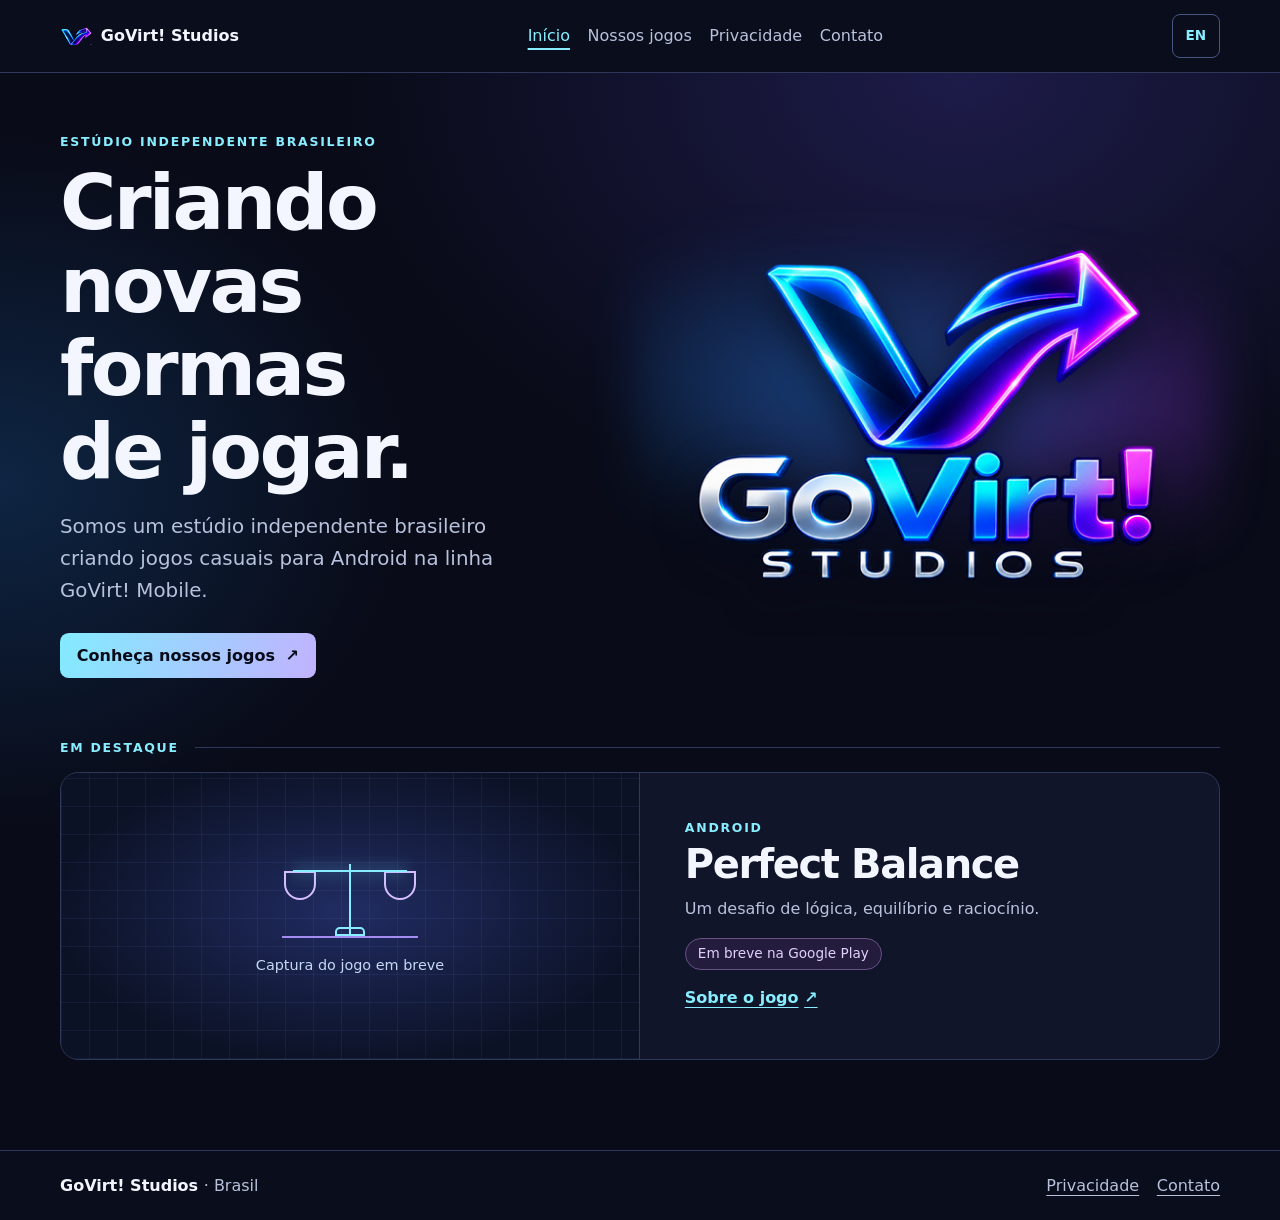
<file: docs/index.html>
<!doctype html>
<html lang="pt-BR">
<head>
  <meta charset="utf-8">
  <meta name="viewport" content="width=device-width, initial-scale=1">
  <meta name="theme-color" content="#090b18">
  <meta name="description" content="Somos um estúdio independente brasileiro criando jogos casuais para Android na linha GoVirt! Mobile.">
  <meta property="og:title" content="GoVirt! Studios | Criando novas formas de jogar.">
  <meta property="og:description" content="Somos um estúdio independente brasileiro criando jogos casuais para Android na linha GoVirt! Mobile.">
  
  <title>GoVirt! Studios | Criando novas formas de jogar.</title>
  <link rel="icon" href="assets/favicon.png" type="image/png">
  <link rel="alternate" hreflang="en" href="en/index.html">
  <link rel="stylesheet" href="assets/site.css">
</head>
<body>
  <a class="skip" href="#main">Ir para o conteúdo</a>
  <header class="site-header">
    <div class="wrap header-inner">
      <a class="brand" href="index.html"><img src="assets/favicon.png" alt="" width="32" height="32"><span>GoVirt! Studios</span></a>
      <nav class="nav" aria-label="Navegação principal"><a href="index.html" aria-current="page">Início</a><a href="jogos.html">Nossos jogos</a><a href="privacidade-perfect-balance.html">Privacidade</a><a href="contato.html">Contato</a></nav>
      <a class="language" href="en/index.html" lang="en" hreflang="en" title="English">EN<span class="sr-only"> — English</span></a>
    </div>
  </header>
  <main id="main" tabindex="-1"><section class="hero wrap"><div class="hero-copy"><p class="eyebrow">Estúdio independente brasileiro</p><h1>Criando novas formas de jogar.</h1><p class="lede">Somos um estúdio independente brasileiro criando jogos casuais para Android na linha GoVirt! Mobile.</p><a class="button" href="jogos.html">Conheça nossos jogos <span aria-hidden="true">↗</span></a></div><div class="hero-art"><img src="assets/logo.png" srcset="assets/logo-small.png 600w, assets/logo.png 1024w" sizes="(max-width: 760px) 90vw, 580px" alt="GoVirt! Studios" width="1024" height="683" fetchpriority="high"></div></section><section class="wrap feature" aria-label="Em destaque"><p class="eyebrow section-label">Em destaque</p><article class="game-card" id="perfect-balance"><div class="game-media"><div class="scale" aria-hidden="true"><i></i><i></i><i></i></div><span>Captura do jogo em breve</span></div><div class="game-info"><p class="eyebrow">Android</p><h2>Perfect Balance</h2><p class="game-tagline">Um desafio de lógica, equilíbrio e raciocínio.</p><span class="status">Em breve na Google Play</span><div class="game-links"><a href="jogos.html#perfect-balance">Sobre o jogo <span aria-hidden="true">↗</span></a></div></div></article></section></main>
  <footer class="site-footer"><div class="wrap footer-inner">
    <p>GoVirt! Studios <span>· Brasil</span></p>
    <nav aria-label="Links do rodapé"><a href="privacidade-perfect-balance.html">Privacidade</a><a href="contato.html">Contato</a></nav>
  </div></footer>
</body>
</html>
</file>
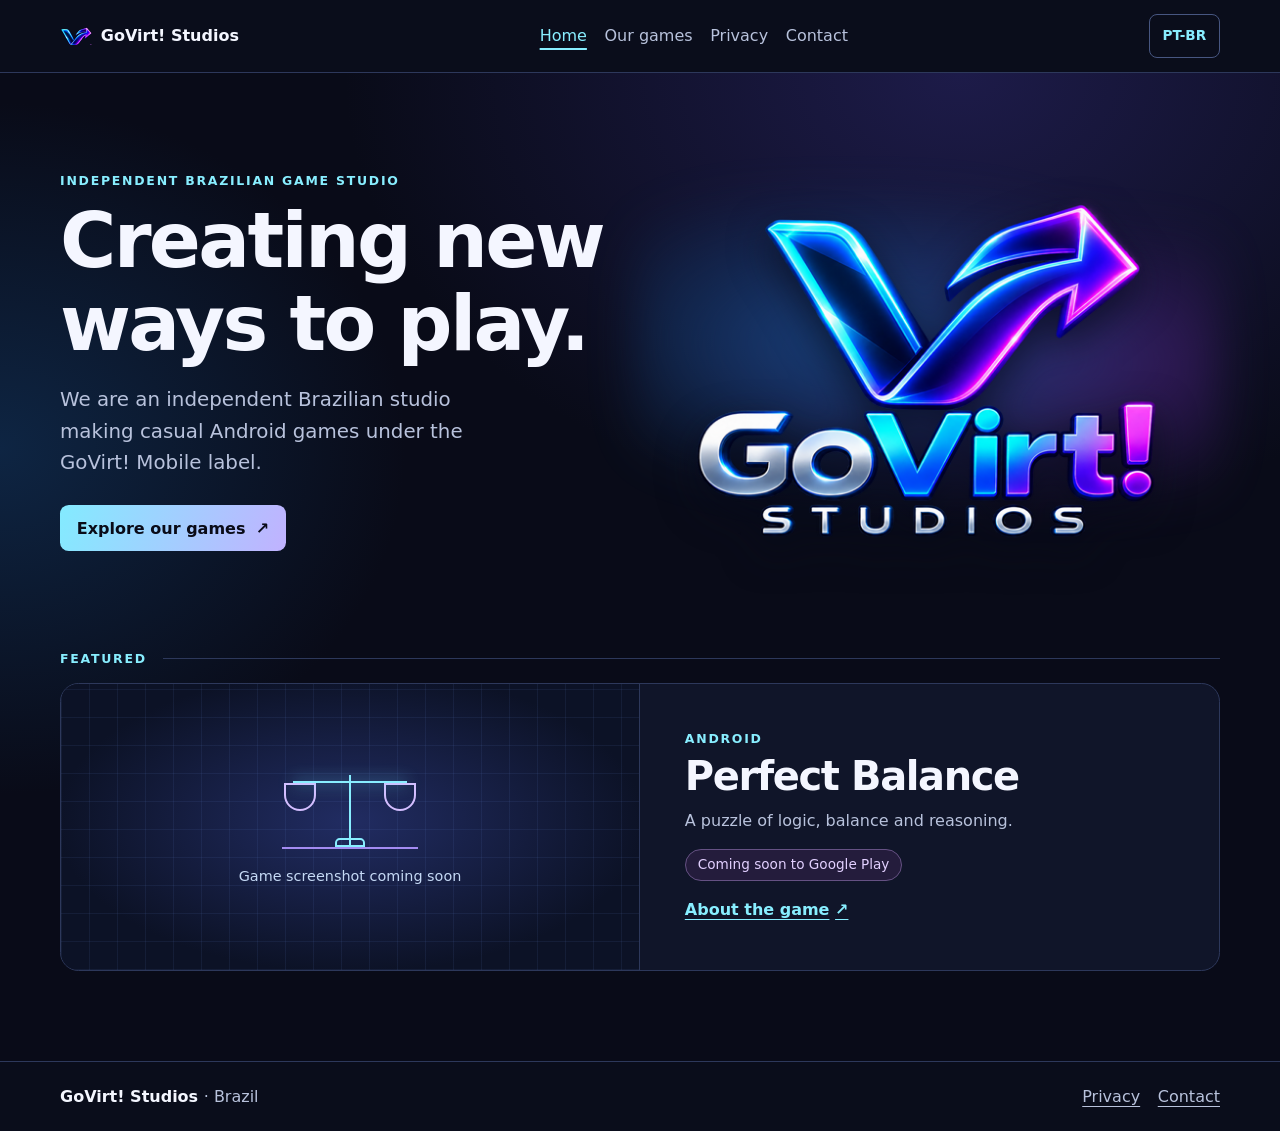
<file: docs/en/index.html>
<!doctype html>
<html lang="en">
<head>
  <meta charset="utf-8">
  <meta name="viewport" content="width=device-width, initial-scale=1">
  <meta name="theme-color" content="#090b18">
  <meta name="description" content="We are an independent Brazilian studio making casual Android games under the GoVirt! Mobile label.">
  <meta property="og:title" content="GoVirt! Studios | Creating new ways to play.">
  <meta property="og:description" content="We are an independent Brazilian studio making casual Android games under the GoVirt! Mobile label.">
  
  <title>GoVirt! Studios | Creating new ways to play.</title>
  <link rel="icon" href="../assets/favicon.png" type="image/png">
  <link rel="alternate" hreflang="pt-BR" href="../index.html">
  <link rel="stylesheet" href="../assets/site.css">
</head>
<body>
  <a class="skip" href="#main">Skip to content</a>
  <header class="site-header">
    <div class="wrap header-inner">
      <a class="brand" href="index.html"><img src="../assets/favicon.png" alt="" width="32" height="32"><span>GoVirt! Studios</span></a>
      <nav class="nav" aria-label="Main navigation"><a href="index.html" aria-current="page">Home</a><a href="games.html">Our games</a><a href="privacy-perfect-balance.html">Privacy</a><a href="contact.html">Contact</a></nav>
      <a class="language" href="../index.html" lang="pt-BR" hreflang="pt-BR" title="Português do Brasil">PT-BR<span class="sr-only"> — Português do Brasil</span></a>
    </div>
  </header>
  <main id="main" tabindex="-1"><section class="hero wrap"><div class="hero-copy"><p class="eyebrow">Independent Brazilian game studio</p><h1>Creating new ways to play.</h1><p class="lede">We are an independent Brazilian studio making casual Android games under the GoVirt! Mobile label.</p><a class="button" href="games.html">Explore our games <span aria-hidden="true">↗</span></a></div><div class="hero-art"><img src="../assets/logo.png" srcset="../assets/logo-small.png 600w, ../assets/logo.png 1024w" sizes="(max-width: 760px) 90vw, 580px" alt="GoVirt! Studios" width="1024" height="683" fetchpriority="high"></div></section><section class="wrap feature" aria-label="Featured"><p class="eyebrow section-label">Featured</p><article class="game-card" id="perfect-balance"><div class="game-media"><div class="scale" aria-hidden="true"><i></i><i></i><i></i></div><span>Game screenshot coming soon</span></div><div class="game-info"><p class="eyebrow">Android</p><h2>Perfect Balance</h2><p class="game-tagline">A puzzle of logic, balance and reasoning.</p><span class="status">Coming soon to Google Play</span><div class="game-links"><a href="games.html#perfect-balance">About the game <span aria-hidden="true">↗</span></a></div></div></article></section></main>
  <footer class="site-footer"><div class="wrap footer-inner">
    <p>GoVirt! Studios <span>· Brazil</span></p>
    <nav aria-label="Footer links"><a href="privacy-perfect-balance.html">Privacy</a><a href="contact.html">Contact</a></nav>
  </div></footer>
</body>
</html>
</file>
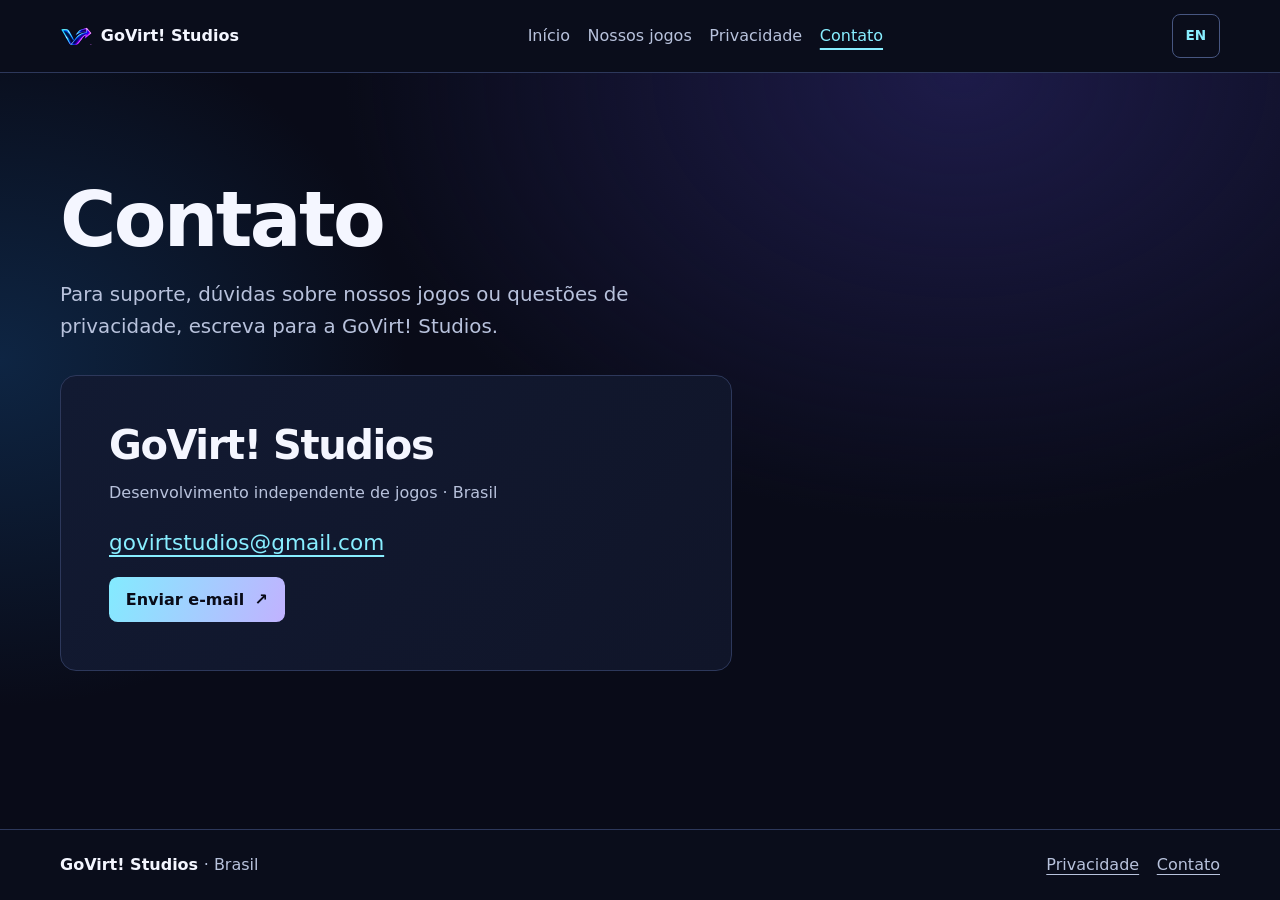
<file: docs/contato.html>
<!doctype html>
<html lang="pt-BR">
<head>
  <meta charset="utf-8">
  <meta name="viewport" content="width=device-width, initial-scale=1">
  <meta name="theme-color" content="#090b18">
  <meta name="description" content="Para suporte, dúvidas sobre nossos jogos ou questões de privacidade, escreva para a GoVirt! Studios.">
  <meta property="og:title" content="Contato | GoVirt! Studios">
  <meta property="og:description" content="Para suporte, dúvidas sobre nossos jogos ou questões de privacidade, escreva para a GoVirt! Studios.">
  
  <title>Contato | GoVirt! Studios</title>
  <link rel="icon" href="assets/favicon.png" type="image/png">
  <link rel="alternate" hreflang="en" href="en/contact.html">
  <link rel="stylesheet" href="assets/site.css">
</head>
<body>
  <a class="skip" href="#main">Ir para o conteúdo</a>
  <header class="site-header">
    <div class="wrap header-inner">
      <a class="brand" href="index.html"><img src="assets/favicon.png" alt="" width="32" height="32"><span>GoVirt! Studios</span></a>
      <nav class="nav" aria-label="Navegação principal"><a href="index.html">Início</a><a href="jogos.html">Nossos jogos</a><a href="privacidade-perfect-balance.html">Privacidade</a><a href="contato.html" aria-current="page">Contato</a></nav>
      <a class="language" href="en/contact.html" lang="en" hreflang="en" title="English">EN<span class="sr-only"> — English</span></a>
    </div>
  </header>
  <main id="main" tabindex="-1"><section class="wrap page-intro"><h1>Contato</h1><p class="lede">Para suporte, dúvidas sobre nossos jogos ou questões de privacidade, escreva para a GoVirt! Studios.</p></section><section class="wrap contact"><div class="contact-card"><h2>GoVirt! Studios</h2><p>Desenvolvimento independente de jogos · Brasil</p><a class="email" href="mailto:govirtstudios@gmail.com">govirtstudios@gmail.com</a><a class="button" href="mailto:govirtstudios@gmail.com">Enviar e-mail <span aria-hidden="true">↗</span></a></div></section></main>
  <footer class="site-footer"><div class="wrap footer-inner">
    <p>GoVirt! Studios <span>· Brasil</span></p>
    <nav aria-label="Links do rodapé"><a href="privacidade-perfect-balance.html">Privacidade</a><a href="contato.html" aria-current="page">Contato</a></nav>
  </div></footer>
</body>
</html>
</file>
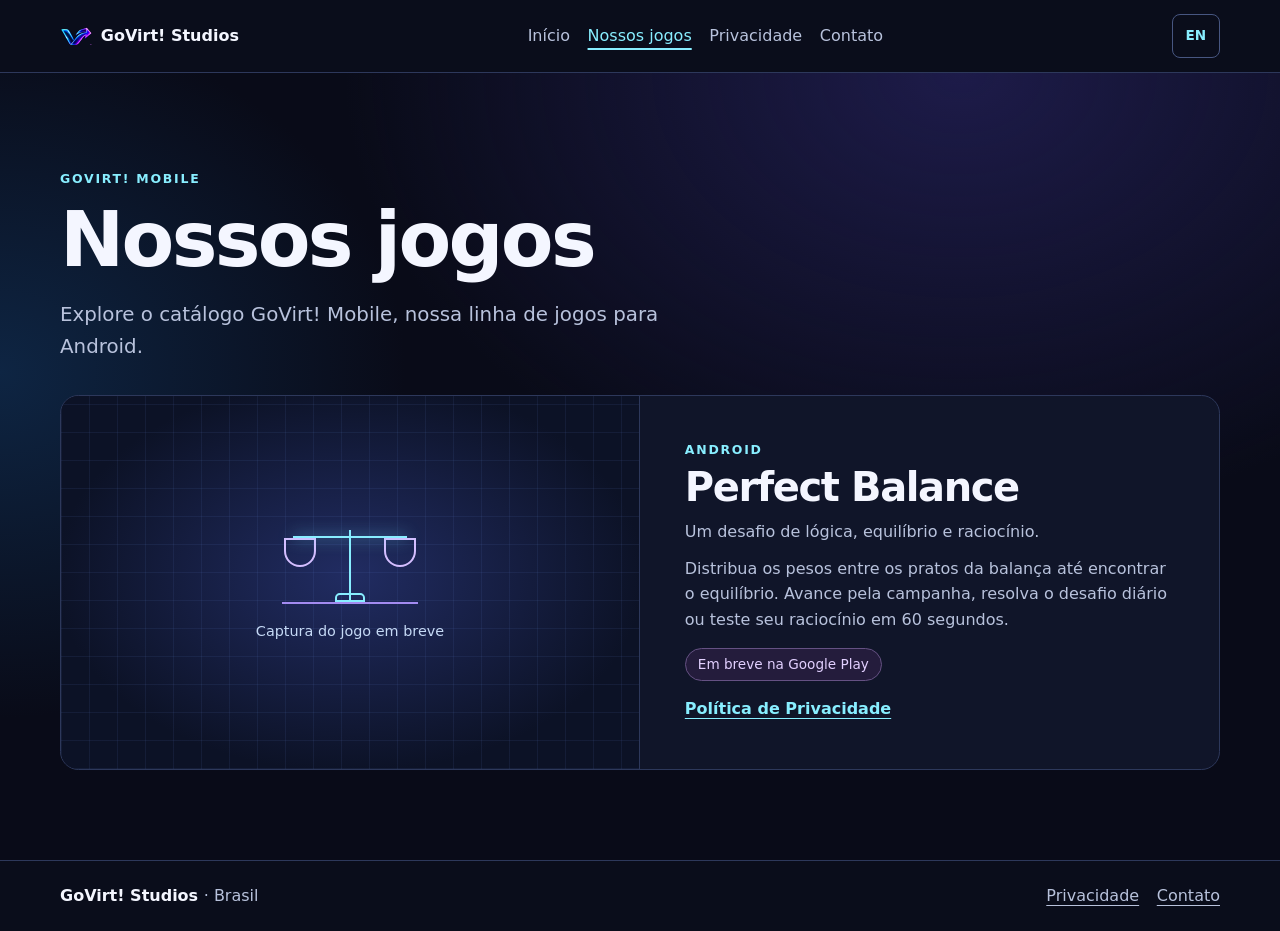
<file: docs/jogos.html>
<!doctype html>
<html lang="pt-BR">
<head>
  <meta charset="utf-8">
  <meta name="viewport" content="width=device-width, initial-scale=1">
  <meta name="theme-color" content="#090b18">
  <meta name="description" content="Explore o catálogo GoVirt! Mobile, nossa linha de jogos para Android.">
  <meta property="og:title" content="Nossos jogos | GoVirt! Studios">
  <meta property="og:description" content="Explore o catálogo GoVirt! Mobile, nossa linha de jogos para Android.">
  
  <title>Nossos jogos | GoVirt! Studios</title>
  <link rel="icon" href="assets/favicon.png" type="image/png">
  <link rel="alternate" hreflang="en" href="en/games.html">
  <link rel="stylesheet" href="assets/site.css">
</head>
<body>
  <a class="skip" href="#main">Ir para o conteúdo</a>
  <header class="site-header">
    <div class="wrap header-inner">
      <a class="brand" href="index.html"><img src="assets/favicon.png" alt="" width="32" height="32"><span>GoVirt! Studios</span></a>
      <nav class="nav" aria-label="Navegação principal"><a href="index.html">Início</a><a href="jogos.html" aria-current="page">Nossos jogos</a><a href="privacidade-perfect-balance.html">Privacidade</a><a href="contato.html">Contato</a></nav>
      <a class="language" href="en/games.html" lang="en" hreflang="en" title="English">EN<span class="sr-only"> — English</span></a>
    </div>
  </header>
  <main id="main" tabindex="-1"><section class="wrap page-intro"><p class="eyebrow">GoVirt! Mobile</p><h1>Nossos jogos</h1><p class="lede">Explore o catálogo GoVirt! Mobile, nossa linha de jogos para Android.</p></section><section class="wrap catalog" aria-label="Nossos jogos"><article class="game-card" id="perfect-balance"><div class="game-media"><div class="scale" aria-hidden="true"><i></i><i></i><i></i></div><span>Captura do jogo em breve</span></div><div class="game-info"><p class="eyebrow">Android</p><h2>Perfect Balance</h2><p class="game-tagline">Um desafio de lógica, equilíbrio e raciocínio.</p><p>Distribua os pesos entre os pratos da balança até encontrar o equilíbrio. Avance pela campanha, resolva o desafio diário ou teste seu raciocínio em 60 segundos.</p><span class="status">Em breve na Google Play</span><div class="game-links"><a href="privacidade-perfect-balance.html">Política de Privacidade <span class="sr-only">Perfect Balance</span></a></div></div></article></section></main>
  <footer class="site-footer"><div class="wrap footer-inner">
    <p>GoVirt! Studios <span>· Brasil</span></p>
    <nav aria-label="Links do rodapé"><a href="privacidade-perfect-balance.html">Privacidade</a><a href="contato.html">Contato</a></nav>
  </div></footer>
</body>
</html>
</file>
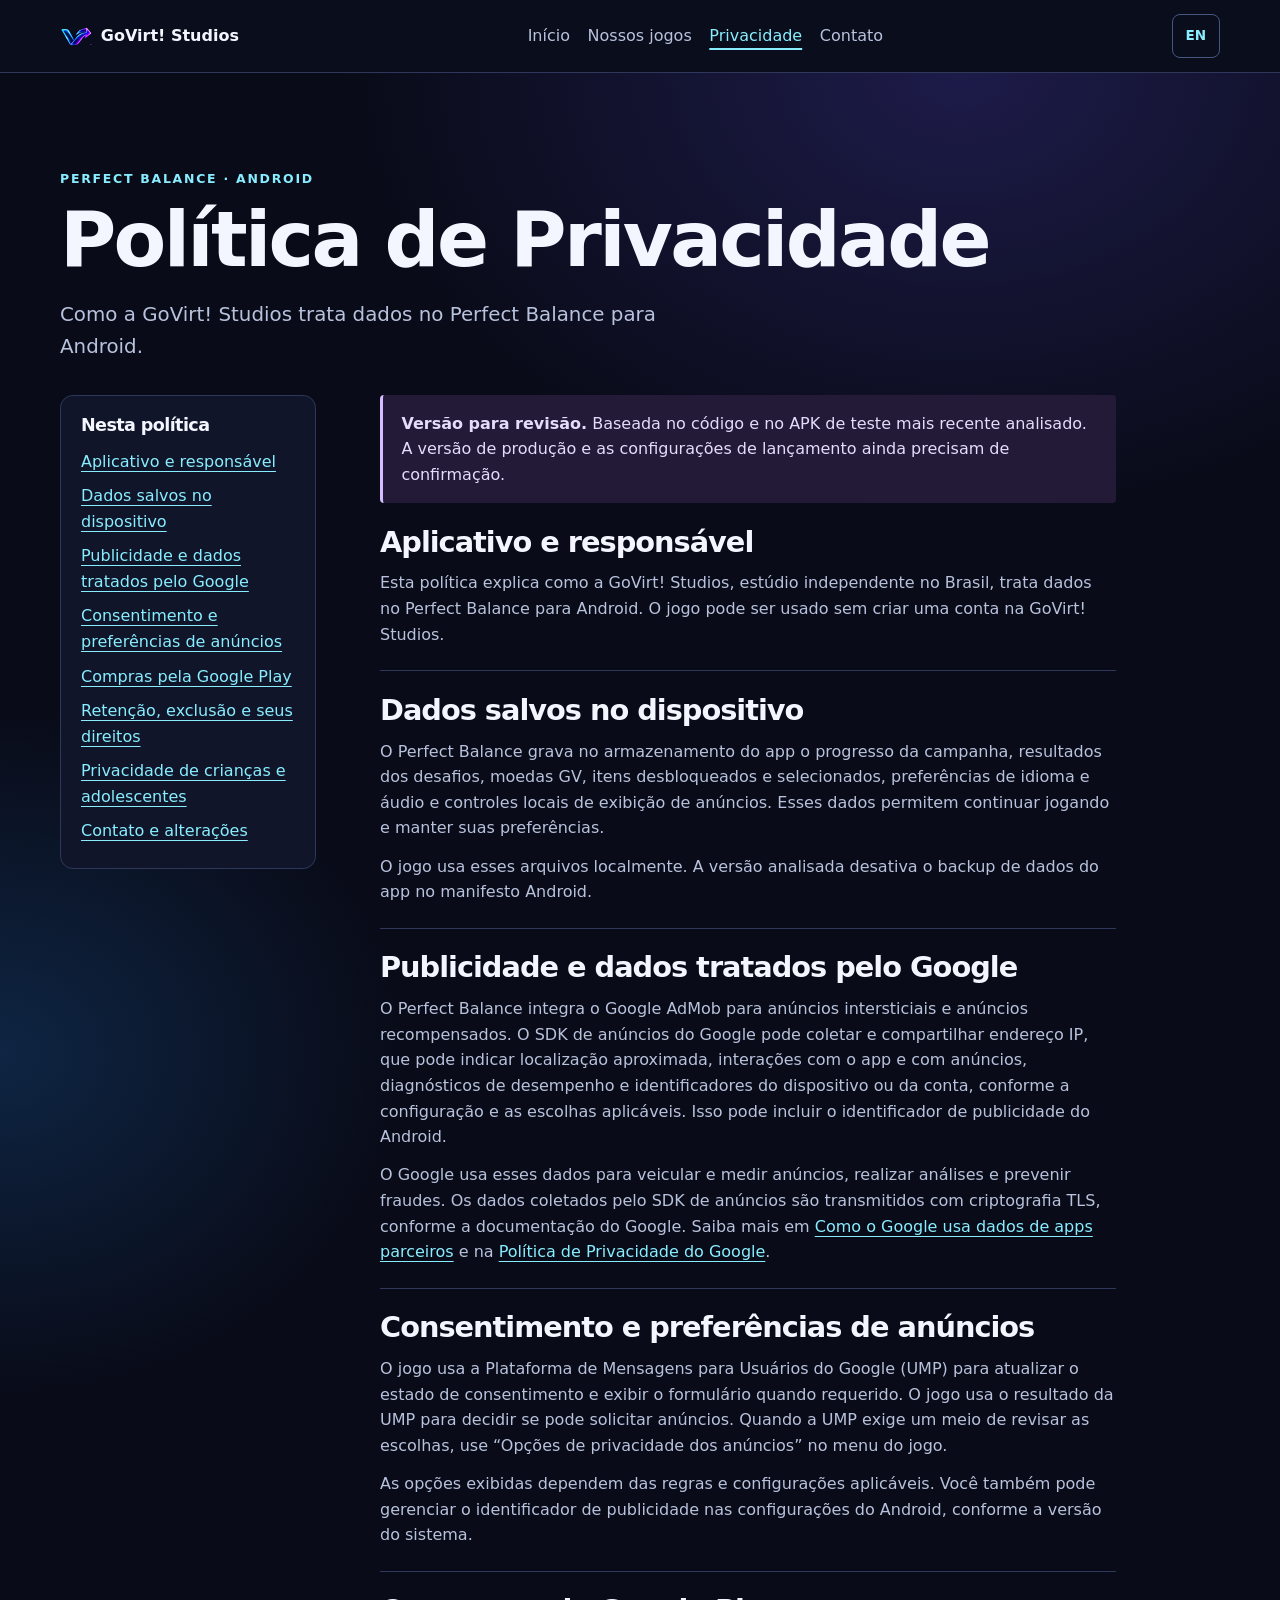
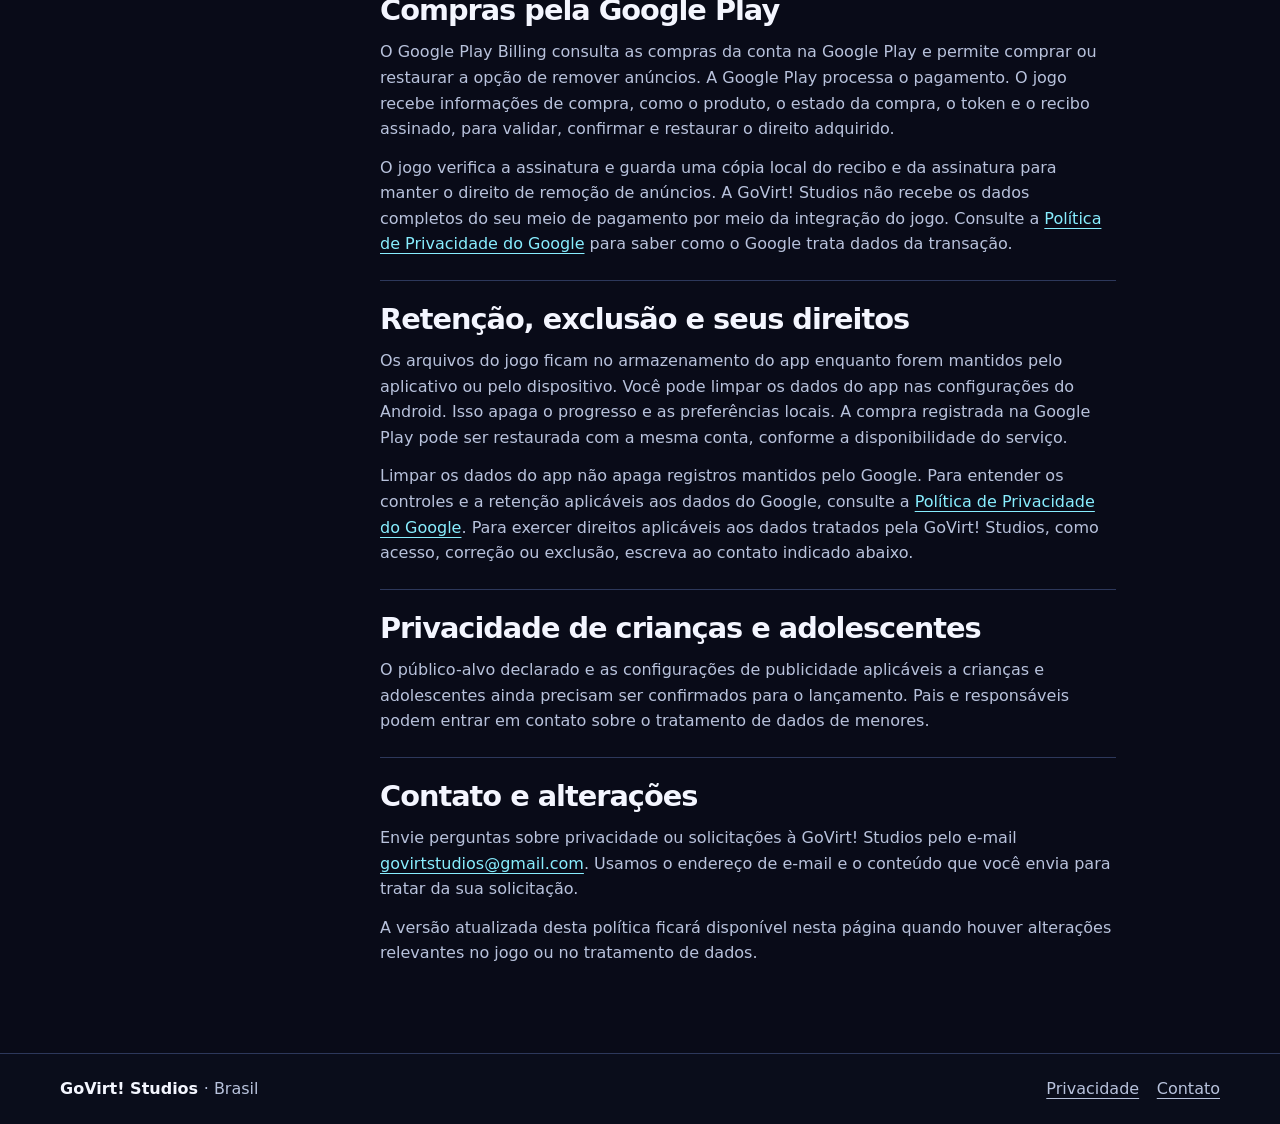
<file: docs/privacidade-perfect-balance.html>
<!doctype html>
<html lang="pt-BR">
<head>
  <meta charset="utf-8">
  <meta name="viewport" content="width=device-width, initial-scale=1">
  <meta name="theme-color" content="#090b18">
  <meta name="description" content="Como a GoVirt! Studios trata dados no Perfect Balance para Android.">
  <meta property="og:title" content="Política de Privacidade — Perfect Balance | GoVirt! Studios">
  <meta property="og:description" content="Como a GoVirt! Studios trata dados no Perfect Balance para Android.">
  <meta name="robots" content="noindex">
  <title>Política de Privacidade — Perfect Balance | GoVirt! Studios</title>
  <link rel="icon" href="assets/favicon.png" type="image/png">
  <link rel="alternate" hreflang="en" href="en/privacy-perfect-balance.html">
  <link rel="stylesheet" href="assets/site.css">
</head>
<body>
  <a class="skip" href="#main">Ir para o conteúdo</a>
  <header class="site-header">
    <div class="wrap header-inner">
      <a class="brand" href="index.html"><img src="assets/favicon.png" alt="" width="32" height="32"><span>GoVirt! Studios</span></a>
      <nav class="nav" aria-label="Navegação principal"><a href="index.html">Início</a><a href="jogos.html">Nossos jogos</a><a href="privacidade-perfect-balance.html" aria-current="page">Privacidade</a><a href="contato.html">Contato</a></nav>
      <a class="language" href="en/privacy-perfect-balance.html" lang="en" hreflang="en" title="English">EN<span class="sr-only"> — English</span></a>
    </div>
  </header>
  <main id="main" tabindex="-1"><header class="wrap page-intro legal-intro"><p class="eyebrow">Perfect Balance · Android</p><h1>Política de Privacidade</h1><p class="lede">Como a GoVirt! Studios trata dados no Perfect Balance para Android.</p></header><div class="wrap legal-layout"><aside class="contents" aria-labelledby="contents-title"><h2 id="contents-title">Nesta política</h2><ul><li><a href="#scope">Aplicativo e responsável</a></li><li><a href="#device">Dados salvos no dispositivo</a></li><li><a href="#ads">Publicidade e dados tratados pelo Google</a></li><li><a href="#choices">Consentimento e preferências de anúncios</a></li><li><a href="#billing">Compras pela Google Play</a></li><li><a href="#retention">Retenção, exclusão e seus direitos</a></li><li><a href="#children">Privacidade de crianças e adolescentes</a></li><li><a href="#contact">Contato e alterações</a></li></ul></aside><article class="legal"><p class="review"><strong>Versão para revisão.</strong> Baseada no código e no APK de teste mais recente analisado. A versão de produção e as configurações de lançamento ainda precisam de confirmação.</p><section id="scope"><h2>Aplicativo e responsável</h2><p>Esta política explica como a GoVirt! Studios, estúdio independente no Brasil, trata dados no Perfect Balance para Android. O jogo pode ser usado sem criar uma conta na GoVirt! Studios.</p></section><section id="device"><h2>Dados salvos no dispositivo</h2><p>O Perfect Balance grava no armazenamento do app o progresso da campanha, resultados dos desafios, moedas GV, itens desbloqueados e selecionados, preferências de idioma e áudio e controles locais de exibição de anúncios. Esses dados permitem continuar jogando e manter suas preferências.</p><p>O jogo usa esses arquivos localmente. A versão analisada desativa o backup de dados do app no manifesto Android.</p></section><section id="ads"><h2>Publicidade e dados tratados pelo Google</h2><p>O Perfect Balance integra o Google AdMob para anúncios intersticiais e anúncios recompensados. O SDK de anúncios do Google pode coletar e compartilhar endereço IP, que pode indicar localização aproximada, interações com o app e com anúncios, diagnósticos de desempenho e identificadores do dispositivo ou da conta, conforme a configuração e as escolhas aplicáveis. Isso pode incluir o identificador de publicidade do Android.</p><p>O Google usa esses dados para veicular e medir anúncios, realizar análises e prevenir fraudes. Os dados coletados pelo SDK de anúncios são transmitidos com criptografia TLS, conforme a documentação do Google. Saiba mais em <a href="https://policies.google.com/technologies/partner-sites?hl=pt-BR">Como o Google usa dados de apps parceiros</a> e na <a href="https://policies.google.com/privacy?hl=pt-BR">Política de Privacidade do Google</a>.</p></section><section id="choices"><h2>Consentimento e preferências de anúncios</h2><p>O jogo usa a Plataforma de Mensagens para Usuários do Google (UMP) para atualizar o estado de consentimento e exibir o formulário quando requerido. O jogo usa o resultado da UMP para decidir se pode solicitar anúncios. Quando a UMP exige um meio de revisar as escolhas, use “Opções de privacidade dos anúncios” no menu do jogo.</p><p>As opções exibidas dependem das regras e configurações aplicáveis. Você também pode gerenciar o identificador de publicidade nas configurações do Android, conforme a versão do sistema.</p></section><section id="billing"><h2>Compras pela Google Play</h2><p>O Google Play Billing consulta as compras da conta na Google Play e permite comprar ou restaurar a opção de remover anúncios. A Google Play processa o pagamento. O jogo recebe informações de compra, como o produto, o estado da compra, o token e o recibo assinado, para validar, confirmar e restaurar o direito adquirido.</p><p>O jogo verifica a assinatura e guarda uma cópia local do recibo e da assinatura para manter o direito de remoção de anúncios. A GoVirt! Studios não recebe os dados completos do seu meio de pagamento por meio da integração do jogo. Consulte a <a href="https://policies.google.com/privacy?hl=pt-BR">Política de Privacidade do Google</a> para saber como o Google trata dados da transação.</p></section><section id="retention"><h2>Retenção, exclusão e seus direitos</h2><p>Os arquivos do jogo ficam no armazenamento do app enquanto forem mantidos pelo aplicativo ou pelo dispositivo. Você pode limpar os dados do app nas configurações do Android. Isso apaga o progresso e as preferências locais. A compra registrada na Google Play pode ser restaurada com a mesma conta, conforme a disponibilidade do serviço.</p><p>Limpar os dados do app não apaga registros mantidos pelo Google. Para entender os controles e a retenção aplicáveis aos dados do Google, consulte a <a href="https://policies.google.com/privacy?hl=pt-BR">Política de Privacidade do Google</a>. Para exercer direitos aplicáveis aos dados tratados pela GoVirt! Studios, como acesso, correção ou exclusão, escreva ao contato indicado abaixo.</p></section><section id="children"><h2>Privacidade de crianças e adolescentes</h2><p>O público-alvo declarado e as configurações de publicidade aplicáveis a crianças e adolescentes ainda precisam ser confirmados para o lançamento. Pais e responsáveis podem entrar em contato sobre o tratamento de dados de menores.</p></section><section id="contact"><h2>Contato e alterações</h2><p>Envie perguntas sobre privacidade ou solicitações à GoVirt! Studios pelo e-mail <a href="mailto:govirtstudios@gmail.com">govirtstudios@gmail.com</a>. Usamos o endereço de e-mail e o conteúdo que você envia para tratar da sua solicitação.</p><p>A versão atualizada desta política ficará disponível nesta página quando houver alterações relevantes no jogo ou no tratamento de dados.</p></section></article></div></main>
  <footer class="site-footer"><div class="wrap footer-inner">
    <p>GoVirt! Studios <span>· Brasil</span></p>
    <nav aria-label="Links do rodapé"><a href="privacidade-perfect-balance.html" aria-current="page">Privacidade</a><a href="contato.html">Contato</a></nav>
  </div></footer>
</body>
</html>
</file>
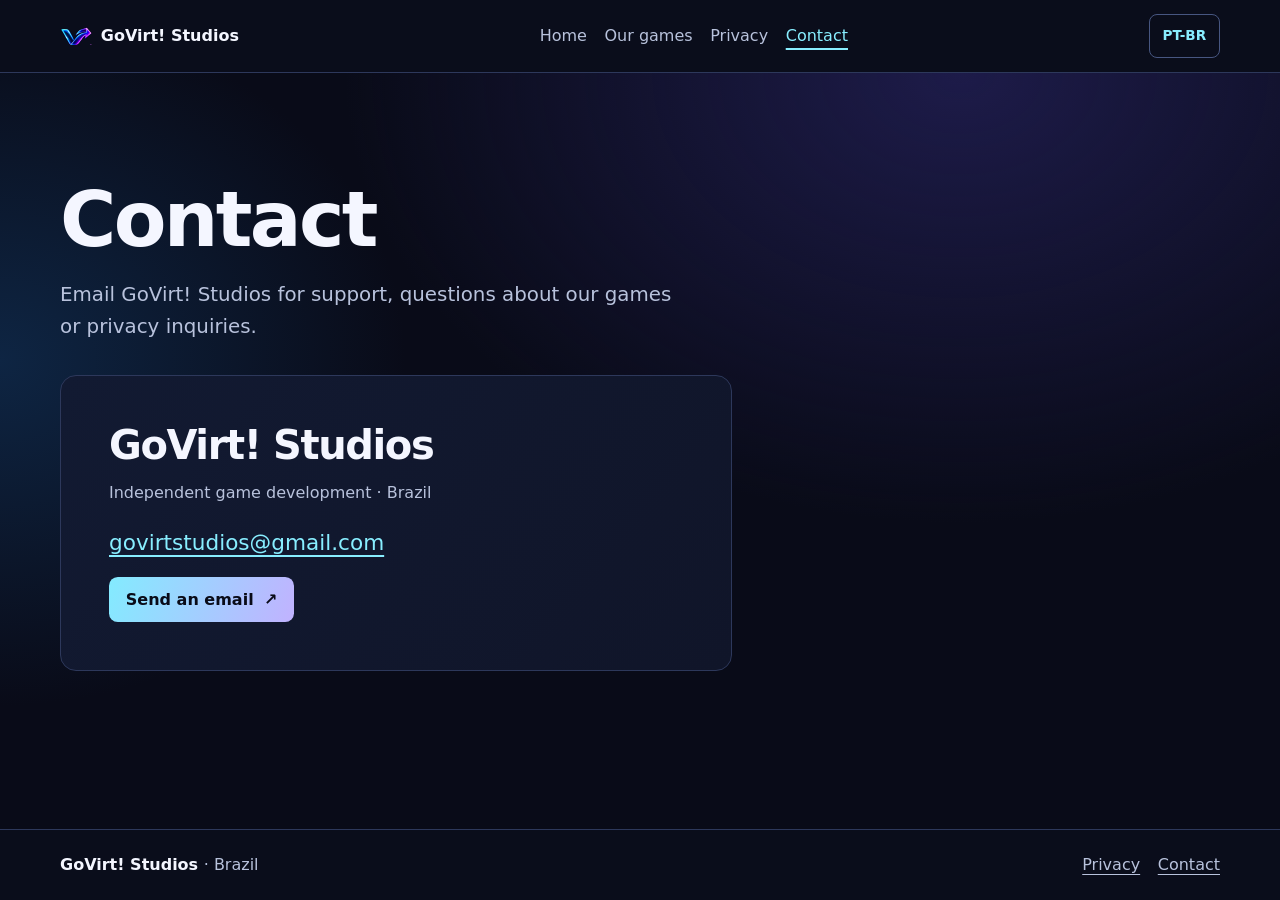
<file: docs/en/contact.html>
<!doctype html>
<html lang="en">
<head>
  <meta charset="utf-8">
  <meta name="viewport" content="width=device-width, initial-scale=1">
  <meta name="theme-color" content="#090b18">
  <meta name="description" content="Email GoVirt! Studios for support, questions about our games or privacy inquiries.">
  <meta property="og:title" content="Contact | GoVirt! Studios">
  <meta property="og:description" content="Email GoVirt! Studios for support, questions about our games or privacy inquiries.">
  
  <title>Contact | GoVirt! Studios</title>
  <link rel="icon" href="../assets/favicon.png" type="image/png">
  <link rel="alternate" hreflang="pt-BR" href="../contato.html">
  <link rel="stylesheet" href="../assets/site.css">
</head>
<body>
  <a class="skip" href="#main">Skip to content</a>
  <header class="site-header">
    <div class="wrap header-inner">
      <a class="brand" href="index.html"><img src="../assets/favicon.png" alt="" width="32" height="32"><span>GoVirt! Studios</span></a>
      <nav class="nav" aria-label="Main navigation"><a href="index.html">Home</a><a href="games.html">Our games</a><a href="privacy-perfect-balance.html">Privacy</a><a href="contact.html" aria-current="page">Contact</a></nav>
      <a class="language" href="../contato.html" lang="pt-BR" hreflang="pt-BR" title="Português do Brasil">PT-BR<span class="sr-only"> — Português do Brasil</span></a>
    </div>
  </header>
  <main id="main" tabindex="-1"><section class="wrap page-intro"><h1>Contact</h1><p class="lede">Email GoVirt! Studios for support, questions about our games or privacy inquiries.</p></section><section class="wrap contact"><div class="contact-card"><h2>GoVirt! Studios</h2><p>Independent game development · Brazil</p><a class="email" href="mailto:govirtstudios@gmail.com">govirtstudios@gmail.com</a><a class="button" href="mailto:govirtstudios@gmail.com">Send an email <span aria-hidden="true">↗</span></a></div></section></main>
  <footer class="site-footer"><div class="wrap footer-inner">
    <p>GoVirt! Studios <span>· Brazil</span></p>
    <nav aria-label="Footer links"><a href="privacy-perfect-balance.html">Privacy</a><a href="contact.html" aria-current="page">Contact</a></nav>
  </div></footer>
</body>
</html>
</file>
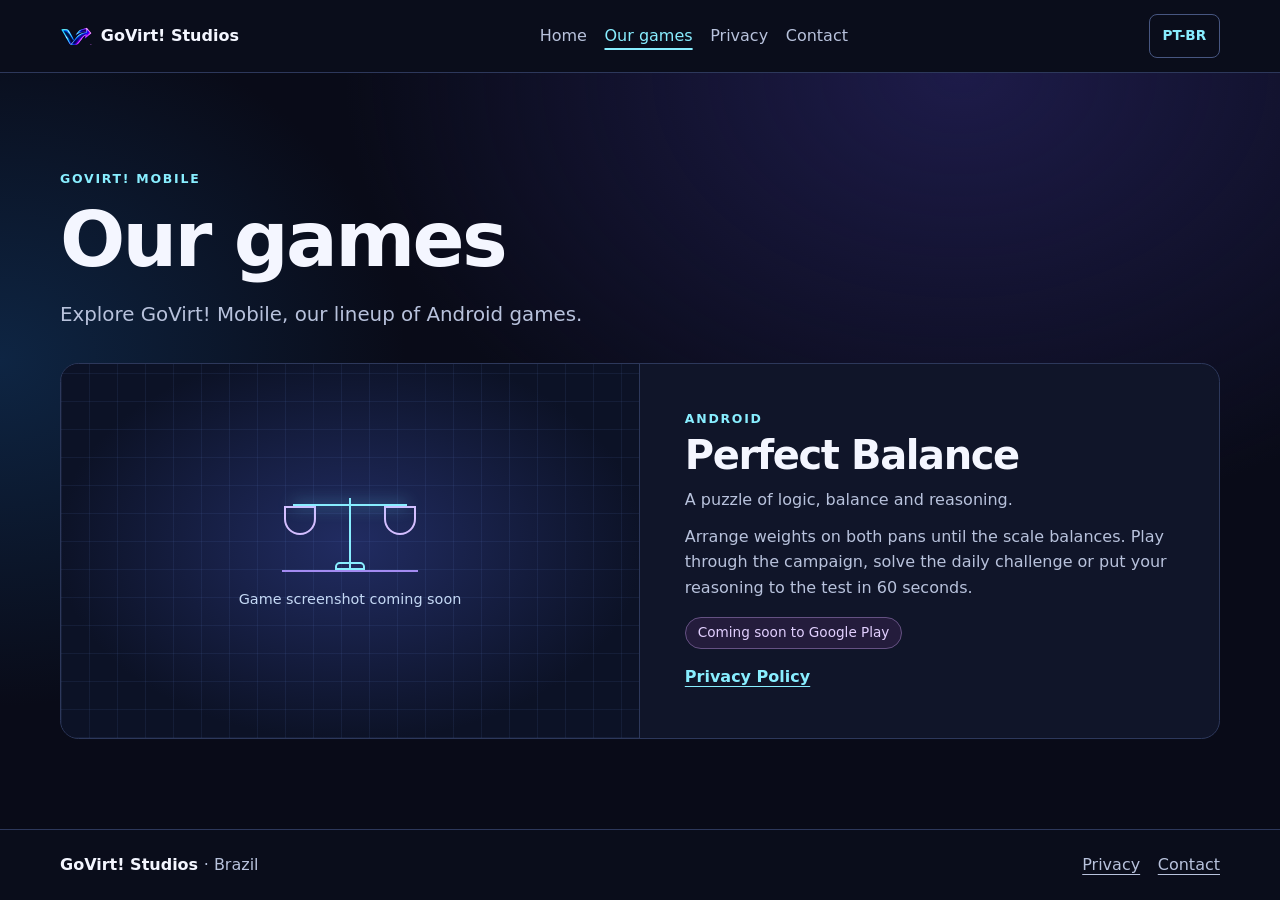
<file: docs/en/games.html>
<!doctype html>
<html lang="en">
<head>
  <meta charset="utf-8">
  <meta name="viewport" content="width=device-width, initial-scale=1">
  <meta name="theme-color" content="#090b18">
  <meta name="description" content="Explore GoVirt! Mobile, our lineup of Android games.">
  <meta property="og:title" content="Our games | GoVirt! Studios">
  <meta property="og:description" content="Explore GoVirt! Mobile, our lineup of Android games.">
  
  <title>Our games | GoVirt! Studios</title>
  <link rel="icon" href="../assets/favicon.png" type="image/png">
  <link rel="alternate" hreflang="pt-BR" href="../jogos.html">
  <link rel="stylesheet" href="../assets/site.css">
</head>
<body>
  <a class="skip" href="#main">Skip to content</a>
  <header class="site-header">
    <div class="wrap header-inner">
      <a class="brand" href="index.html"><img src="../assets/favicon.png" alt="" width="32" height="32"><span>GoVirt! Studios</span></a>
      <nav class="nav" aria-label="Main navigation"><a href="index.html">Home</a><a href="games.html" aria-current="page">Our games</a><a href="privacy-perfect-balance.html">Privacy</a><a href="contact.html">Contact</a></nav>
      <a class="language" href="../jogos.html" lang="pt-BR" hreflang="pt-BR" title="Português do Brasil">PT-BR<span class="sr-only"> — Português do Brasil</span></a>
    </div>
  </header>
  <main id="main" tabindex="-1"><section class="wrap page-intro"><p class="eyebrow">GoVirt! Mobile</p><h1>Our games</h1><p class="lede">Explore GoVirt! Mobile, our lineup of Android games.</p></section><section class="wrap catalog" aria-label="Our games"><article class="game-card" id="perfect-balance"><div class="game-media"><div class="scale" aria-hidden="true"><i></i><i></i><i></i></div><span>Game screenshot coming soon</span></div><div class="game-info"><p class="eyebrow">Android</p><h2>Perfect Balance</h2><p class="game-tagline">A puzzle of logic, balance and reasoning.</p><p>Arrange weights on both pans until the scale balances. Play through the campaign, solve the daily challenge or put your reasoning to the test in 60 seconds.</p><span class="status">Coming soon to Google Play</span><div class="game-links"><a href="privacy-perfect-balance.html">Privacy Policy <span class="sr-only">Perfect Balance</span></a></div></div></article></section></main>
  <footer class="site-footer"><div class="wrap footer-inner">
    <p>GoVirt! Studios <span>· Brazil</span></p>
    <nav aria-label="Footer links"><a href="privacy-perfect-balance.html">Privacy</a><a href="contact.html">Contact</a></nav>
  </div></footer>
</body>
</html>
</file>
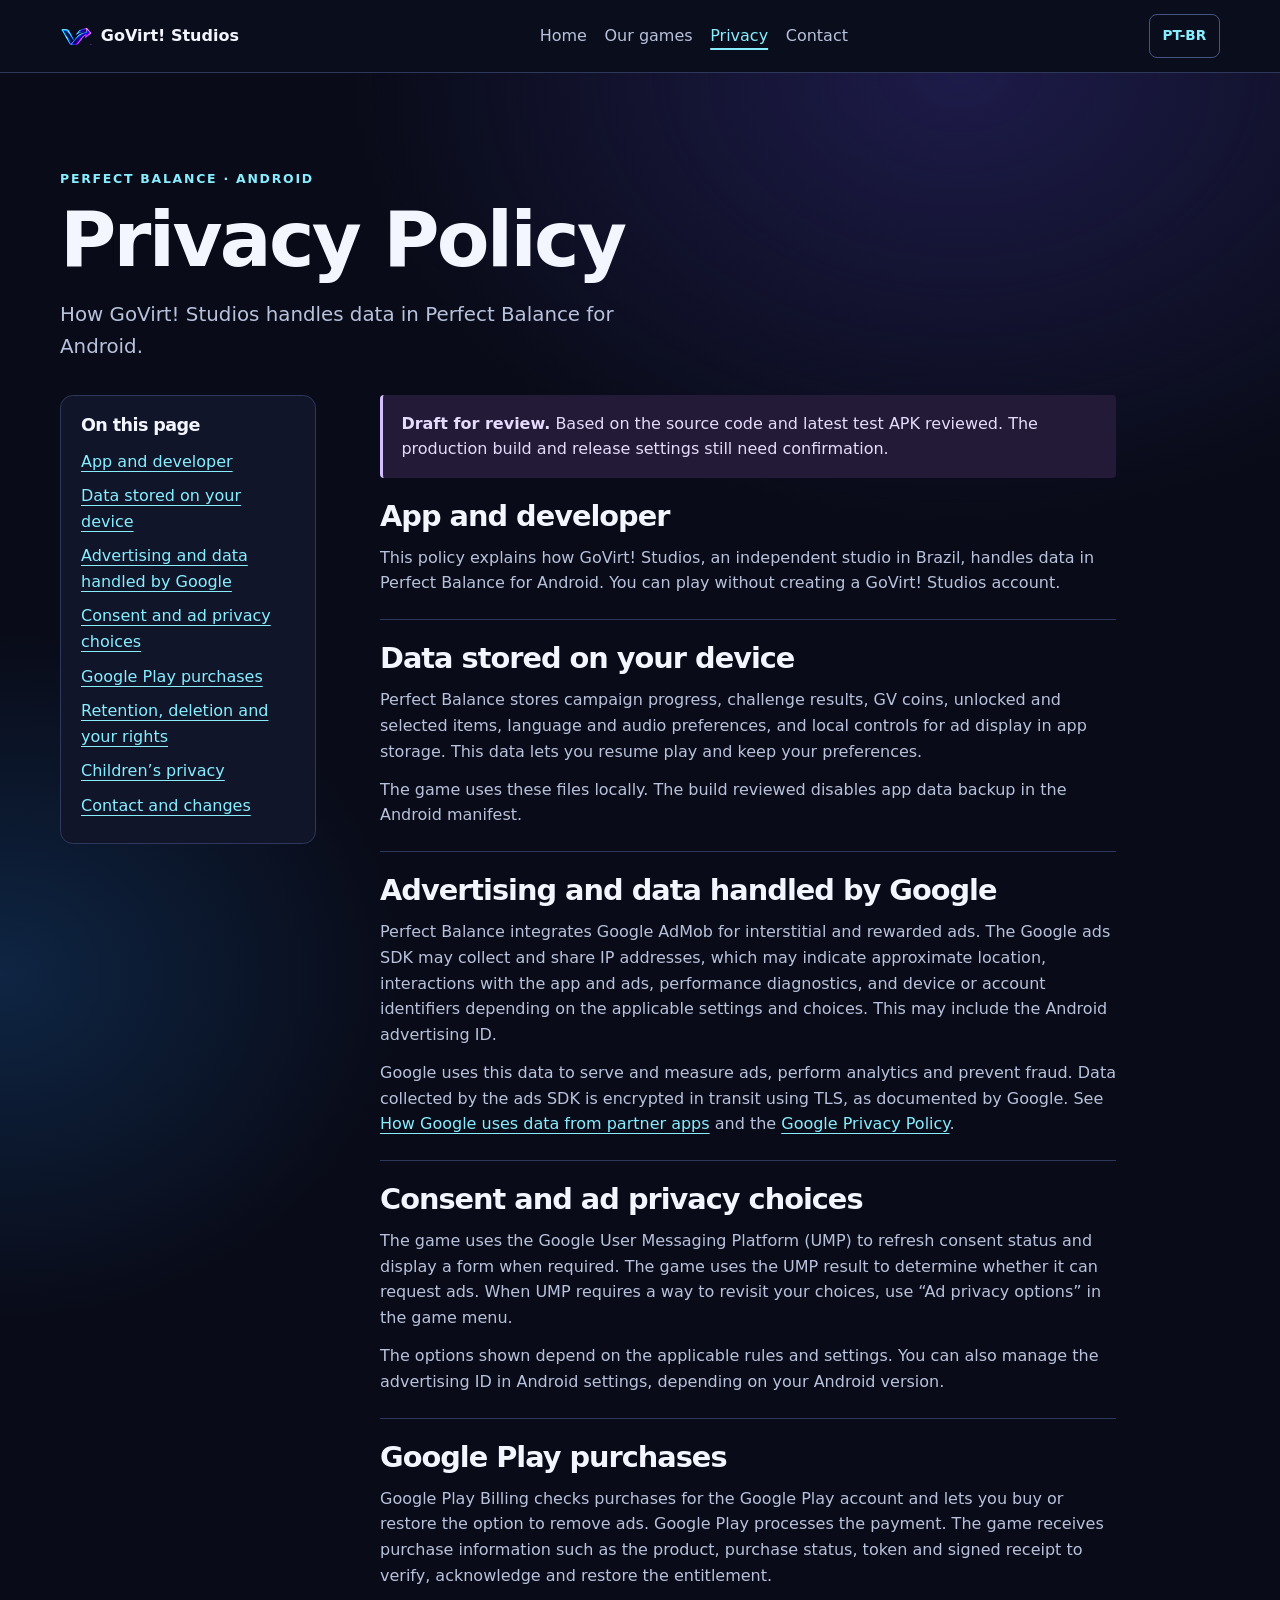
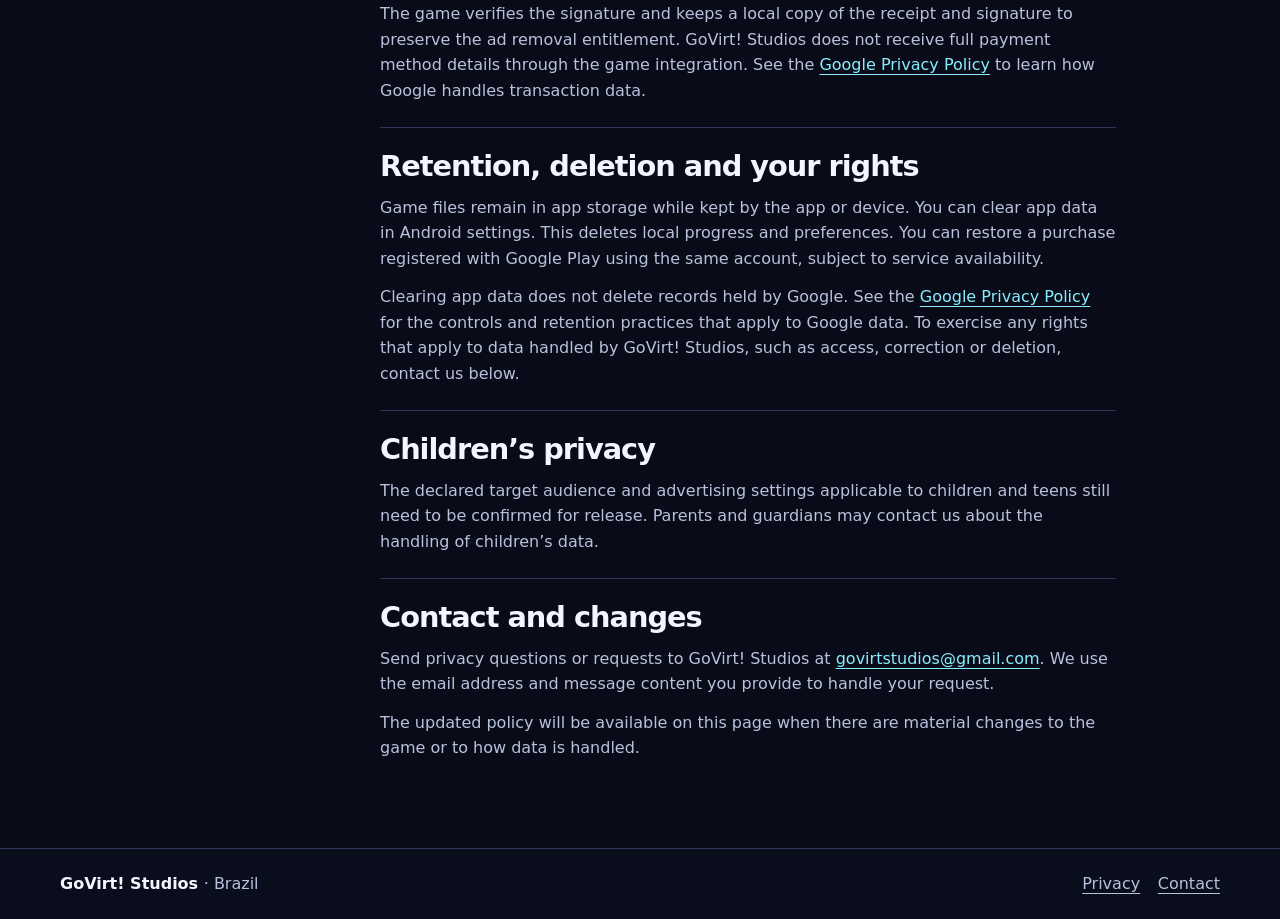
<file: docs/en/privacy-perfect-balance.html>
<!doctype html>
<html lang="en">
<head>
  <meta charset="utf-8">
  <meta name="viewport" content="width=device-width, initial-scale=1">
  <meta name="theme-color" content="#090b18">
  <meta name="description" content="How GoVirt! Studios handles data in Perfect Balance for Android.">
  <meta property="og:title" content="Privacy Policy — Perfect Balance | GoVirt! Studios">
  <meta property="og:description" content="How GoVirt! Studios handles data in Perfect Balance for Android.">
  <meta name="robots" content="noindex">
  <title>Privacy Policy — Perfect Balance | GoVirt! Studios</title>
  <link rel="icon" href="../assets/favicon.png" type="image/png">
  <link rel="alternate" hreflang="pt-BR" href="../privacidade-perfect-balance.html">
  <link rel="stylesheet" href="../assets/site.css">
</head>
<body>
  <a class="skip" href="#main">Skip to content</a>
  <header class="site-header">
    <div class="wrap header-inner">
      <a class="brand" href="index.html"><img src="../assets/favicon.png" alt="" width="32" height="32"><span>GoVirt! Studios</span></a>
      <nav class="nav" aria-label="Main navigation"><a href="index.html">Home</a><a href="games.html">Our games</a><a href="privacy-perfect-balance.html" aria-current="page">Privacy</a><a href="contact.html">Contact</a></nav>
      <a class="language" href="../privacidade-perfect-balance.html" lang="pt-BR" hreflang="pt-BR" title="Português do Brasil">PT-BR<span class="sr-only"> — Português do Brasil</span></a>
    </div>
  </header>
  <main id="main" tabindex="-1"><header class="wrap page-intro legal-intro"><p class="eyebrow">Perfect Balance · Android</p><h1>Privacy Policy</h1><p class="lede">How GoVirt! Studios handles data in Perfect Balance for Android.</p></header><div class="wrap legal-layout"><aside class="contents" aria-labelledby="contents-title"><h2 id="contents-title">On this page</h2><ul><li><a href="#scope">App and developer</a></li><li><a href="#device">Data stored on your device</a></li><li><a href="#ads">Advertising and data handled by Google</a></li><li><a href="#choices">Consent and ad privacy choices</a></li><li><a href="#billing">Google Play purchases</a></li><li><a href="#retention">Retention, deletion and your rights</a></li><li><a href="#children">Children’s privacy</a></li><li><a href="#contact">Contact and changes</a></li></ul></aside><article class="legal"><p class="review"><strong>Draft for review.</strong> Based on the source code and latest test APK reviewed. The production build and release settings still need confirmation.</p><section id="scope"><h2>App and developer</h2><p>This policy explains how GoVirt! Studios, an independent studio in Brazil, handles data in Perfect Balance for Android. You can play without creating a GoVirt! Studios account.</p></section><section id="device"><h2>Data stored on your device</h2><p>Perfect Balance stores campaign progress, challenge results, GV coins, unlocked and selected items, language and audio preferences, and local controls for ad display in app storage. This data lets you resume play and keep your preferences.</p><p>The game uses these files locally. The build reviewed disables app data backup in the Android manifest.</p></section><section id="ads"><h2>Advertising and data handled by Google</h2><p>Perfect Balance integrates Google AdMob for interstitial and rewarded ads. The Google ads SDK may collect and share IP addresses, which may indicate approximate location, interactions with the app and ads, performance diagnostics, and device or account identifiers depending on the applicable settings and choices. This may include the Android advertising ID.</p><p>Google uses this data to serve and measure ads, perform analytics and prevent fraud. Data collected by the ads SDK is encrypted in transit using TLS, as documented by Google. See <a href="https://policies.google.com/technologies/partner-sites?hl=en">How Google uses data from partner apps</a> and the <a href="https://policies.google.com/privacy?hl=en">Google Privacy Policy</a>.</p></section><section id="choices"><h2>Consent and ad privacy choices</h2><p>The game uses the Google User Messaging Platform (UMP) to refresh consent status and display a form when required. The game uses the UMP result to determine whether it can request ads. When UMP requires a way to revisit your choices, use “Ad privacy options” in the game menu.</p><p>The options shown depend on the applicable rules and settings. You can also manage the advertising ID in Android settings, depending on your Android version.</p></section><section id="billing"><h2>Google Play purchases</h2><p>Google Play Billing checks purchases for the Google Play account and lets you buy or restore the option to remove ads. Google Play processes the payment. The game receives purchase information such as the product, purchase status, token and signed receipt to verify, acknowledge and restore the entitlement.</p><p>The game verifies the signature and keeps a local copy of the receipt and signature to preserve the ad removal entitlement. GoVirt! Studios does not receive full payment method details through the game integration. See the <a href="https://policies.google.com/privacy?hl=en">Google Privacy Policy</a> to learn how Google handles transaction data.</p></section><section id="retention"><h2>Retention, deletion and your rights</h2><p>Game files remain in app storage while kept by the app or device. You can clear app data in Android settings. This deletes local progress and preferences. You can restore a purchase registered with Google Play using the same account, subject to service availability.</p><p>Clearing app data does not delete records held by Google. See the <a href="https://policies.google.com/privacy?hl=en">Google Privacy Policy</a> for the controls and retention practices that apply to Google data. To exercise any rights that apply to data handled by GoVirt! Studios, such as access, correction or deletion, contact us below.</p></section><section id="children"><h2>Children’s privacy</h2><p>The declared target audience and advertising settings applicable to children and teens still need to be confirmed for release. Parents and guardians may contact us about the handling of children’s data.</p></section><section id="contact"><h2>Contact and changes</h2><p>Send privacy questions or requests to GoVirt! Studios at <a href="mailto:govirtstudios@gmail.com">govirtstudios@gmail.com</a>. We use the email address and message content you provide to handle your request.</p><p>The updated policy will be available on this page when there are material changes to the game or to how data is handled.</p></section></article></div></main>
  <footer class="site-footer"><div class="wrap footer-inner">
    <p>GoVirt! Studios <span>· Brazil</span></p>
    <nav aria-label="Footer links"><a href="privacy-perfect-balance.html" aria-current="page">Privacy</a><a href="contact.html">Contact</a></nav>
  </div></footer>
</body>
</html>
</file>
<file: docs/assets/site.css>
:root {
  color-scheme: dark;
  --bg: #090b18;
  --panel: #101529;
  --line: #2d385b;
  --white: #f4f6ff;
  --muted: #b8c2dc;
  --cyan: #88eeff;
  --violet: #d4beff;
  font-family: "Bahnschrift", "Segoe UI", system-ui, sans-serif;
  background: var(--bg);
  color: var(--white);
}
*, *::before, *::after { box-sizing: border-box; }
body { min-height: 100vh; margin: 0; display: flex; flex-direction: column; line-height: 1.6; }
main {
  flex: 1;
  background: radial-gradient(ellipse 65% 38rem at 75% 0%, #1d1b49 0%, transparent 74%),
              radial-gradient(ellipse 44% 30rem at 0% 38%, #0e2543 0%, transparent 72%);
}
img { display: block; max-width: 100%; height: auto; }
a { color: var(--cyan); text-underline-offset: .24em; }
a:hover { color: var(--white); }
:focus-visible { outline: 3px solid var(--cyan); outline-offset: 4px; }
h1, h2, p { margin: 0; }
h1, h2 { line-height: 1.08; letter-spacing: -.035em; }
h1 { font-size: clamp(2.5rem, 6vw, 5.3rem); text-wrap: balance; }
h2 { font-size: clamp(1.55rem, 3.5vw, 2.5rem); }
.wrap { width: min(calc(100% - 2.5rem), 72.5rem); margin-inline: auto; }
.sr-only, .skip:not(:focus) { position: absolute; width: 1px; height: 1px; padding: 0; overflow: hidden; clip-path: inset(50%); white-space: nowrap; }
.skip:focus { position: absolute; z-index: 5; top: .75rem; left: .75rem; padding: .65rem 1rem; color: #090b18; background: var(--cyan); }
.site-header, .site-footer { background: #0a0d1b; }
.site-header { border-bottom: 1px solid var(--line); }
.header-inner, .footer-inner { display: flex; align-items: center; justify-content: space-between; gap: .75rem 1.5rem; }
.header-inner { min-height: 4.5rem; }
.brand, .nav a, .language, .button { text-decoration: none; }
.brand { display: inline-flex; align-items: center; gap: .55rem; color: var(--white); font-weight: 700; white-space: nowrap; }
.brand img { width: 2rem; height: 2rem; }
.nav, .footer-inner nav { display: flex; flex-wrap: wrap; gap: .2rem 1.1rem; align-items: center; }
.nav a, .language, .footer-inner a { display: inline-flex; align-items: center; min-height: 2.75rem; }
.nav a, .footer-inner a { color: var(--muted); }
.nav a:hover, .nav a[aria-current="page"], .footer-inner a:hover { color: var(--cyan); }
.nav a[aria-current="page"] { text-decoration: underline; text-decoration-thickness: 2px; text-underline-offset: .45em; }
.language { border: 1px solid #475681; border-radius: .5rem; padding: 0 .8rem; font-size: .85rem; font-weight: 700; }
.hero { display: grid; grid-template-columns: 1fr 1.07fr; align-items: center; min-height: 36rem; gap: 1.5rem; padding-block: 3.7rem; }
.hero-copy { position: relative; z-index: 1; }
.eyebrow { color: var(--cyan); font-weight: 700; font-size: .78rem; letter-spacing: .14em; text-transform: uppercase; }
.hero h1, .page-intro h1 { margin-block: .6rem 1.1rem; }
.lede { color: var(--muted); max-width: 39rem; font-size: clamp(1.05rem, 2vw, 1.24rem); }
.hero .lede { max-width: 29rem; }
.hero-art { display: grid; place-items: center; position: relative; isolation: isolate; }
.hero-art::before { content: ""; position: absolute; inset: 8% 0; z-index: -1; background: radial-gradient(ellipse at 37% 43%, #174c8d, transparent 62%), radial-gradient(ellipse at 72% 51%, #462076, transparent 63%); filter: blur(24px); opacity: .8; }
.hero-art img { width: 100%; filter: drop-shadow(0 .9rem 1.2rem #060918b0); }
.button { display: inline-flex; align-items: center; gap: .65rem; min-height: 2.85rem; padding: .63rem 1.05rem; color: #090b18; font-weight: 750; border-radius: .55rem; background: linear-gradient(110deg, #83ebff, #c1b2ff); transition: box-shadow .2s ease; }
.button:hover { color: #090b18; box-shadow: 0 0 1.15rem #7bd6ff60; }
.hero .button { margin-top: 1.65rem; }
.feature, .catalog, .contact { padding-bottom: clamp(3rem, 7vw, 6rem); }
.section-label { display: flex; align-items: center; gap: 1rem; margin-bottom: .9rem; }
.section-label::after { content: ""; height: 1px; background: var(--line); flex: 1; }
.page-intro { padding-block: clamp(3rem, 9vw, 6rem) 2rem; }
.game-card { display: grid; grid-template-columns: 1fr 1fr; border: 1px solid var(--line); border-radius: 1.15rem; overflow: hidden; background: var(--panel); }
.game-card + .game-card { margin-top: 1.5rem; }
.game-media { display: grid; align-content: center; justify-items: center; gap: 1rem; min-height: 15rem; padding: 2rem 1rem; border-right: 1px solid var(--line); color: #c5d9f5; font-size: .9rem; background: repeating-linear-gradient(0deg, #6a90e317 0 1px, transparent 1px 28px), repeating-linear-gradient(90deg, #6a90e317 0 1px, transparent 1px 28px), radial-gradient(ellipse at 50% 48%, #212c62, #0c1226 72%); }
.cover { display: block; width: 100%; height: 100%; object-fit: cover; padding: 0; }
.scale { position: relative; width: 8.5rem; height: 5.15rem; border-bottom: 2px solid #a38bf1; }
.scale::before, .scale::after, .scale i { position: absolute; content: ""; }
.scale::before { width: 2px; background: var(--cyan); height: 4.5rem; bottom: 0; left: calc(50% - 1px); }
.scale::after { inset: .9rem .7rem auto; height: 2px; background: var(--cyan); box-shadow: 0 0 .9rem #73dfff; }
.scale i:first-child, .scale i:nth-child(2) { top: 1rem; width: 2rem; height: 1.8rem; border: 2px solid var(--violet); border-radius: 0 0 1rem 1rem; }
.scale i:first-child { left: .15rem; }
.scale i:nth-child(2) { right: .15rem; }
.scale i:last-child { width: 1.9rem; height: .55rem; left: calc(50% - .95rem); bottom: 0; border: 2px solid var(--cyan); border-radius: .3rem .3rem 0 0; }
.game-info { padding: clamp(1.35rem, 4vw, 2.8rem); }
.game-info h2 { margin-block: .35rem .6rem; }
.game-info p:not(.eyebrow) { color: var(--muted); }
.game-info p + p { margin-top: .7rem; }
.status { display: inline-block; border: 1px solid #655183; color: #e2d0ff; background: #241c3c; border-radius: 2rem; padding: .27rem .75rem; font-size: .85rem; }
.game-info .status, .game-info .button { margin-top: 1rem; }
.game-links { margin-top: .75rem; }
.game-links a { display: inline-flex; align-items: center; gap: .35rem; min-height: 2rem; font-weight: 650; }
.contact-card { padding: clamp(1.4rem, 6vw, 3rem); max-width: 42rem; border: 1px solid var(--line); border-radius: 1rem; background: linear-gradient(130deg, #121a32, var(--panel)); }
.contact-card p { color: var(--muted); margin: .8rem 0 1.3rem; }
.email { display: block; font-size: clamp(1rem, 3.6vw, 1.35rem); overflow-wrap: anywhere; margin-bottom: 1rem; }
.legal-layout { display: grid; grid-template-columns: minmax(12rem, 16rem) minmax(0, 46rem); gap: clamp(1.5rem, 5vw, 4rem); padding-bottom: 4rem; align-items: start; }
.contents { padding: 1.25rem; border: 1px solid var(--line); border-radius: .8rem; background: var(--panel); }
.contents h2 { font-size: 1.1rem; }
.contents ul { list-style: none; margin: .6rem 0 0; padding: 0; }
.contents a { display: inline-block; padding-block: .28rem; }
.legal { color: var(--muted); overflow-wrap: anywhere; }
.legal section { padding: 1.45rem 0; border-bottom: 1px solid var(--line); scroll-margin-top: 1rem; }
.legal section:last-child { border-bottom: 0; }
.legal h2 { font-size: clamp(1.35rem, 3vw, 1.8rem); color: var(--white); }
.legal section p { margin-top: .8rem; }
.review { padding: 1rem 1.15rem; border-left: 3px solid var(--violet); border-radius: .25rem; background: #221a36; color: #e6dbfb; }
.site-footer { border-top: 1px solid var(--line); }
.footer-inner { padding-block: .8rem; }
.footer-inner p { font-weight: 700; }
.footer-inner p span { font-weight: 400; color: var(--muted); }
@media (max-width: 760px) {
  .header-inner { display: grid; grid-template-columns: 1fr auto; padding-block: .5rem; gap: .15rem .6rem; }
  .language { grid-column: 2; grid-row: 1; }
  .nav { grid-column: 1 / -1; gap: 0 .9rem; }
  .hero, .game-card, .legal-layout { grid-template-columns: minmax(0, 1fr); }
  .hero { min-height: 0; gap: 1rem; padding-block: 2.75rem 2rem; }
  .hero-art { width: min(100%, 31rem); margin-inline: auto; }
  .game-media { min-height: 12rem; border-right: 0; border-bottom: 1px solid var(--line); }
  .footer-inner { flex-wrap: wrap; gap: 0 1rem; }
}
@media (prefers-reduced-motion: reduce) {
  *, *::before, *::after { animation: none !important; transition: none !important; }
}
</file>
